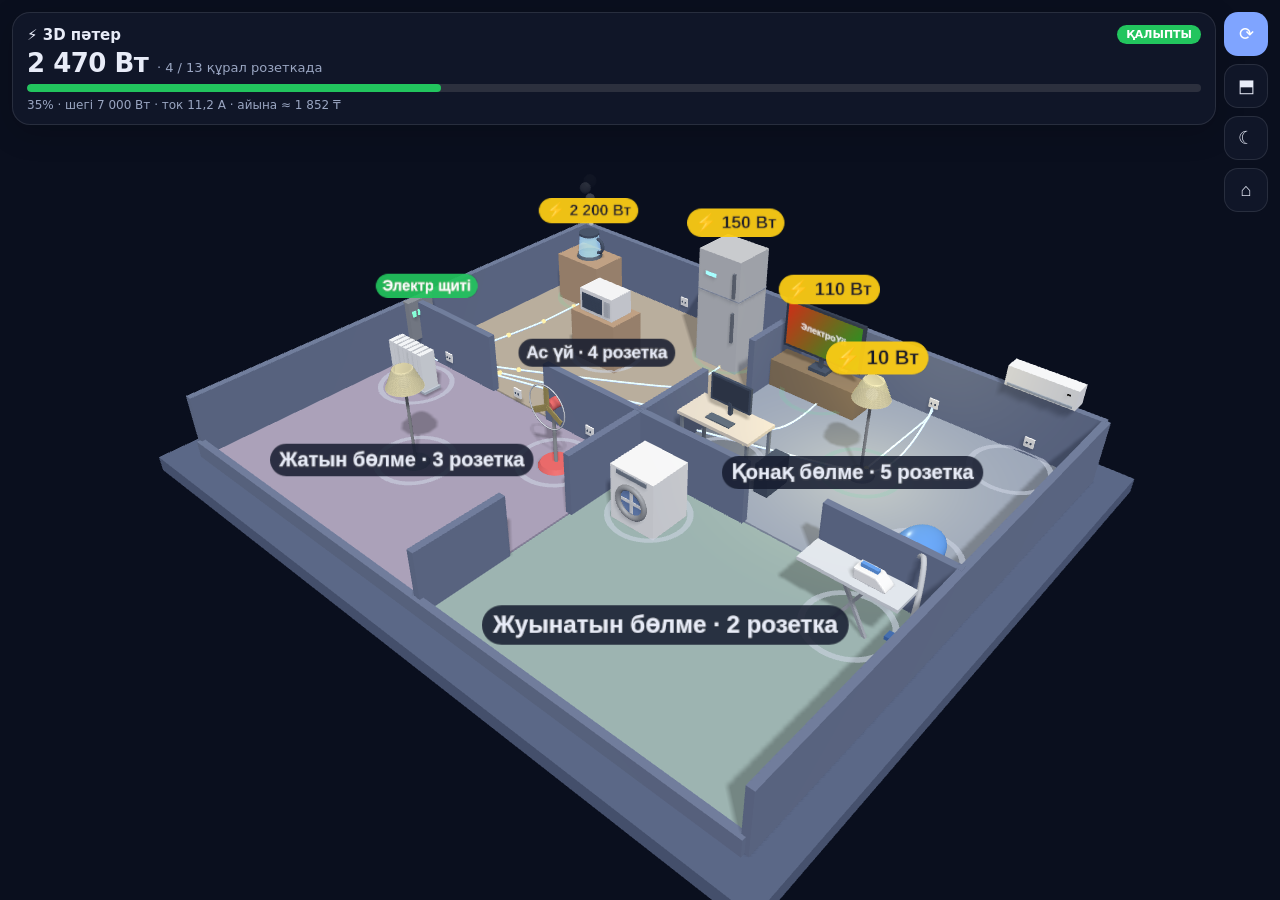
<file: ElectroUi/app/src/main/assets/3d/index.html>
<!doctype html>
<html lang="kk">
<head>
<meta charset="utf-8">
<meta name="viewport" content="width=device-width,initial-scale=1,maximum-scale=1,user-scalable=no">
<title>3D пәтер</title>
<style>
  :root { --bg:#0A0F1E; --panel:rgba(18,25,44,.84); --stroke:rgba(255,255,255,.10); --text:#E8ECF8; --sub:#9AA6C2; --accent:#7FA4FF; --ok:#22C55E; --warn:#F59E0B; --bad:#EF4444; }
  body.light { --bg:#E9EEF8; --panel:rgba(255,255,255,.88); --stroke:rgba(18,26,46,.10); --text:#121A2E; --sub:#5B6680; }
  * { box-sizing:border-box; }
  html,body { margin:0; height:100%; overflow:hidden; background:var(--bg); color:var(--text);
    font-family:Roboto,system-ui,-apple-system,"Segoe UI",sans-serif; -webkit-tap-highlight-color:transparent; user-select:none; }
  #c { position:fixed; inset:0; width:100%; height:100%; display:block; touch-action:none; }
  .glass { background:var(--panel); border:1px solid var(--stroke); border-radius:18px; backdrop-filter:blur(10px); -webkit-backdrop-filter:blur(10px); box-shadow:0 8px 30px rgba(0,0,0,.18); }
  .hud { position:fixed; left:12px; right:64px; top:12px; padding:12px 14px; }
  .row { display:flex; align-items:center; justify-content:space-between; gap:8px; }
  .title { font-weight:700; font-size:15px; }
  .pill { font-size:11px; font-weight:700; padding:3px 9px; border-radius:99px; color:#fff; background:var(--ok); white-space:nowrap; }
  .big { font-size:26px; font-weight:800; margin:4px 0 6px; letter-spacing:-.5px; }
  .big small { font-size:13px; font-weight:500; color:var(--sub); letter-spacing:0; }
  .bar { height:8px; border-radius:4px; background:rgba(128,128,128,.25); overflow:hidden; }
  .bar > i { display:block; height:100%; width:0; border-radius:4px; transition:width .7s cubic-bezier(.2,.8,.2,1), background .5s; }
  .sub { font-size:12px; color:var(--sub); margin-top:6px; }
  .tools { position:fixed; right:12px; top:12px; display:flex; flex-direction:column; gap:8px; }
  .tools button { width:44px; height:44px; border-radius:14px; border:1px solid var(--stroke); background:var(--panel); color:var(--text);
    font-size:18px; display:grid; place-items:center; backdrop-filter:blur(10px); -webkit-backdrop-filter:blur(10px); }
  .tools button.on { background:var(--accent); color:#fff; border-color:transparent; }
  .hint { position:fixed; left:50%; bottom:16px; transform:translateX(-50%); font-size:12px; padding:8px 14px; border-radius:16px; width:max-content; max-width:calc(100% - 24px); text-align:center; transition:opacity .5s; }
  .card { position:fixed; left:12px; right:12px; bottom:12px; padding:14px; transform:translateY(140%); transition:transform .38s cubic-bezier(.2,.9,.25,1.1); }
  .card.show { transform:none; }
  .card h3 { margin:0; font-size:18px; }
  .card .meta { font-size:12px; color:var(--sub); margin-top:2px; }
  .chips { display:flex; flex-wrap:wrap; gap:6px; margin:10px 0; }
  .chip { font-size:12px; padding:4px 9px; border-radius:99px; background:rgba(128,128,128,.16); font-weight:600; }
  .btns { display:flex; gap:8px; }
  .btn { flex:1; height:44px; border-radius:14px; border:0; font-weight:700; font-size:14px; color:#fff; background:var(--accent); }
  .btn.ghost { flex:0 0 auto; padding:0 14px; background:rgba(128,128,128,.18); color:var(--text); }
  .btn.off { background:var(--bad); }
  .toast { position:fixed; left:50%; top:50%; transform:translate(-50%,-50%) scale(.9); opacity:0; padding:12px 16px; border-radius:16px;
    font-size:14px; font-weight:600; text-align:center; max-width:80%; transition:all .3s; pointer-events:none; }
  .toast.show { opacity:1; transform:translate(-50%,-50%) scale(1); }
  .toast.bad { background:var(--bad); color:#fff; border-color:transparent; }
  .fallback { position:fixed; inset:0; display:none; place-items:center; text-align:center; padding:24px; }
  .x { position:absolute; right:10px; top:8px; background:none; border:0; color:var(--sub); font-size:20px; }
</style>
</head>
<body>
<canvas id="c"></canvas>

<div class="hud glass">
  <div class="row"><span class="title">⚡ 3D пәтер</span><span class="pill" id="hState">ҚАЛЫПТЫ</span></div>
  <div class="big"><span id="hPower">0</span> Вт <small id="hCount"></small></div>
  <div class="bar"><i id="hBar"></i></div>
  <div class="sub" id="hSub"></div>
</div>

<div class="tools">
  <button id="bRotate" class="on" title="Автоайналдыру">⟳</button>
  <button id="bTop" title="Жоғарыдан қарау">⬒</button>
  <button id="bNight" title="Түнгі режим">☾</button>
  <button id="bReset" title="Бастапқы көрініс">⌂</button>
</div>

<div class="hint glass" id="hint">Саусақпен айналдырыңыз · екі саусақпен үлкейтіңіз · құралды басыңыз</div>

<div class="card glass" id="card">
  <button class="x" id="cClose">✕</button>
  <h3 id="cName"></h3>
  <div class="meta" id="cMeta"></div>
  <div class="chips" id="cChips"></div>
  <div class="btns">
    <button class="btn" id="cToggle"></button>
    <button class="btn ghost" id="cMore">Толығырақ</button>
  </div>
</div>

<div class="toast glass" id="toast"></div>
<div class="fallback" id="fallback"><div><div style="font-size:48px">🧊</div><b>3D көрініс бұл құрылғыда қолжетімсіз</b><p class="sub">WebGL қосылмаған. Қалған бөлімдер толық жұмыс істейді.</p></div></div>

<script src="three.min.js"></script>
<script>
(function () {
  'use strict';
  const A = window.Android || null;

  // ---------- браузерде тексеруге арналған демо деректер ----------
  const MOCK = {
    dark: true, accent: '#7FA4FF', limit: 7000, roomLimit: 3500, tariff: 25,
    rooms: [{id:1,name:'Ас үй',sockets:4},{id:2,name:'Қонақ бөлме',sockets:5},{id:3,name:'Жатын бөлме',sockets:3},{id:4,name:'Жуынатын бөлме',sockets:2}],
    items: [
      {id:1,type:'KETTLE',name:'Bosch TWK7203',typeName:'Электр шәйнек',power:2200,plugged:true,roomId:1,cls:'Kettle'},
      {id:2,type:'FRIDGE',name:'Panasonic NR-C320',typeName:'Тоңазытқыш',power:150,plugged:true,roomId:1,cls:'Refrigerator'},
      {id:3,type:'MICROWAVE',name:'Panasonic NN-GM333',typeName:'Микротолқынды пеш',power:1150,plugged:false,roomId:1,cls:'Microwave'},
      {id:4,type:'TV',name:'Samsung LA40C550',typeName:'Теледидар',power:110,plugged:true,roomId:2,cls:'Television'},
      {id:5,type:'AIRCON',name:'Panasonic CS-C10',typeName:'Кондиционер',power:900,plugged:false,roomId:2,cls:'AirConditioner'},
      {id:6,type:'LAMP',name:'Philips LED E27',typeName:'Шам',power:10,plugged:true,roomId:2,cls:'Lamp'},
      {id:7,type:'COMPUTER',name:'Gaming PC RGB',typeName:'Компьютер',power:450,plugged:false,roomId:2,cls:'Computer'},
      {id:8,type:'VACUUM',name:'Hitachi CV-HG5',typeName:'Шаңсорғыш',power:1600,plugged:false,roomId:2,cls:'VacuumCleaner'},
      {id:9,type:'HEATER',name:'Ballu Classic 9',typeName:'Майлы жылытқыш',power:2000,plugged:false,roomId:3,cls:'Heater'},
      {id:10,type:'FAN',name:'AEG Retro VL',typeName:'Желдеткіш',power:45,plugged:false,roomId:3,cls:'Fan'},
      {id:11,type:'LAMP',name:'Түнгі шам',typeName:'Шам',power:10,plugged:false,roomId:3,cls:'Lamp'},
      {id:12,type:'WASHER',name:'Samsung WW70',typeName:'Кір жуғыш машина',power:2000,plugged:false,roomId:4,cls:'WashingMachine'},
      {id:13,type:'IRON',name:'Hitachi CSI-M701',typeName:'Үтік',power:1400,plugged:false,roomId:4,cls:'Iron'}
    ]
  };

  function load() {
    try { return A ? JSON.parse(A.data()) : JSON.parse(JSON.stringify(MOCK)); }
    catch (e) { return JSON.parse(JSON.stringify(MOCK)); }
  }
  let data = load();
  document.body.classList.toggle('light', !data.dark);
  document.documentElement.style.setProperty('--accent', data.accent || '#7FA4FF');
  const $ = (id) => document.getElementById(id);
  const fmt = (n) => Math.round(n).toString().replace(/\B(?=(\d{3})+(?!\d))/g, ' ');

  // ---------- рендерер ----------
  const canvas = $('c');
  let renderer;
  try {
    renderer = new THREE.WebGLRenderer({ canvas, antialias: true });
  } catch (e) {
    $('fallback').style.display = 'grid';
    return;
  }
  renderer.setPixelRatio(Math.min(window.devicePixelRatio || 1, 2));
  renderer.outputEncoding = THREE.sRGBEncoding;
  renderer.shadowMap.enabled = true;
  renderer.shadowMap.type = THREE.PCFSoftShadowMap;

  const scene = new THREE.Scene();
  const BG = data.dark ? 0x0A0F1E : 0xE9EEF8;
  scene.background = new THREE.Color(BG);
  scene.fog = new THREE.Fog(BG, 34, 70);
  const camera = new THREE.PerspectiveCamera(45, 1, 0.1, 200);
  const ACCENT = new THREE.Color(data.accent || '#7FA4FF');

  const hemi = new THREE.HemisphereLight(0xffffff, data.dark ? 0x334066 : 0x99a3b8, data.dark ? 0.55 : 0.8);
  const sun = new THREE.DirectionalLight(0xffffff, data.dark ? 0.6 : 0.9);
  sun.position.set(9, 16, 8);
  sun.castShadow = true;
  sun.shadow.mapSize.set(1024, 1024);
  Object.assign(sun.shadow.camera, { left: -14, right: 14, top: 14, bottom: -14, near: 1, far: 50 });
  scene.add(hemi, sun);

  // ---------- көмекшілер ----------
  const M = (color, o) => new THREE.MeshStandardMaterial(Object.assign({ color, roughness: 0.55, metalness: 0.08 }, o || {}));
  function mesh(geo, mat, x, y, z, parent) {
    const m = new THREE.Mesh(geo, mat);
    m.position.set(x || 0, y || 0, z || 0);
    m.castShadow = true; m.receiveShadow = true;
    if (parent) parent.add(m);
    return m;
  }
  const box = (w, h, d) => new THREE.BoxGeometry(w, h, d);
  const cyl = (rt, rb, h, s) => new THREE.CylinderGeometry(rt, rb, h, s || 24);

  function label(text, opts) {
    opts = opts || {};
    const c = document.createElement('canvas');
    const ctx = c.getContext('2d');
    const size = opts.size || 44;
    ctx.font = 'bold ' + size + 'px Roboto, sans-serif';
    const w = Math.ceil(ctx.measureText(text).width) + 40;
    c.width = w; c.height = size + 28;
    ctx.font = 'bold ' + size + 'px Roboto, sans-serif';
    ctx.fillStyle = opts.bg || (data.dark ? 'rgba(20,27,45,.85)' : 'rgba(255,255,255,.92)');
    const r = c.height / 2;
    ctx.beginPath(); ctx.moveTo(r, 0); ctx.lineTo(w - r, 0); ctx.arc(w - r, r, r, -Math.PI / 2, Math.PI / 2);
    ctx.lineTo(r, c.height); ctx.arc(r, r, r, Math.PI / 2, Math.PI * 1.5); ctx.fill();
    ctx.fillStyle = opts.color || (data.dark ? '#E8ECF8' : '#121A2E');
    ctx.textBaseline = 'middle'; ctx.textAlign = 'center';
    ctx.fillText(text, w / 2, c.height / 2 + 2);
    const tex = new THREE.CanvasTexture(c);
    tex.encoding = THREE.sRGBEncoding;
    const s = new THREE.Sprite(new THREE.SpriteMaterial({ map: tex, transparent: true, depthTest: false }));
    const k = (opts.scale || 0.9) / c.height;
    s.scale.set(w * k, c.height * k, 1);
    s.renderOrder = 10;
    return s;
  }

  // ---------- пәтердің жоспары ----------
  const ROOM_W = 6.4, ROOM_D = 5.2, WALL_H = 1.3, WALL_T = 0.14;
  const ROOM_COLORS = [0xE8C9A0, 0x9FB8E8, 0xC2A9E8, 0x9FD9D0, 0xE8B0A8, 0xB8E0A0];
  const world = new THREE.Group();
  scene.add(world);
  let roomRects = {};
  const panelPos = new THREE.Vector3();

  function buildApartment() {
    world.clear();
    roomRects = {};
    const n = data.rooms.length || 1;
    const cols = 2, rows = Math.ceil(n / cols);
    const W = cols * ROOM_W, D = rows * ROOM_D;
    const x0 = -W / 2, z0 = -D / 2;

    const base = mesh(box(W + 1.2, 0.3, D + 1.2), M(data.dark ? 0x1B2440 : 0xCDD5E6), 0, -0.16, 0, world);
    base.castShadow = false;

    data.rooms.forEach((r, i) => {
      const cx = x0 + (i % cols) * ROOM_W, cz = z0 + Math.floor(i / cols) * ROOM_D;
      roomRects[r.id] = { x: cx, z: cz, w: ROOM_W, d: ROOM_D, index: i, slot: 0 };
      const floorColor = new THREE.Color(ROOM_COLORS[i % ROOM_COLORS.length]);
      if (data.dark) floorColor.multiplyScalar(0.55);
      const floor = mesh(box(ROOM_W - 0.04, 0.06, ROOM_D - 0.04), M(floorColor, { roughness: 0.8 }), cx + ROOM_W / 2, 0.0, cz + ROOM_D / 2, world);
      floor.castShadow = false;
      const l = label(r.name + ' · ' + r.sockets + ' розетка', { scale: 0.6 });
      l.position.set(cx + ROOM_W / 2, 0.25, cz + ROOM_D / 2 + 0.4);
      world.add(l);
    });

    const wallMat = M(data.dark ? 0x2A3556 : 0xF5F7FB, { roughness: 0.9 });
    // сыртқы қабырғалар
    mesh(box(W, WALL_H, WALL_T), wallMat, 0, WALL_H / 2, z0, world);
    mesh(box(WALL_T, WALL_H, D), wallMat, x0, WALL_H / 2, 0, world);
    mesh(box(WALL_T, WALL_H, D), wallMat, x0 + W, WALL_H / 2, 0, world);
    const front = mesh(box(W, 0.35, WALL_T), wallMat, 0, 0.175, z0 + D, world);
    front.castShadow = false;
    // ішкі қабырғалар (есік ойықтарымен)
    for (let c = 1; c < cols; c++) {
      const x = x0 + c * ROOM_W;
      for (let r = 0; r < rows; r++) {
        const zs = z0 + r * ROOM_D;
        mesh(box(WALL_T, WALL_H, ROOM_D * 0.36), wallMat, x, WALL_H / 2, zs + ROOM_D * 0.18, world);
        mesh(box(WALL_T, WALL_H, ROOM_D * 0.36), wallMat, x, WALL_H / 2, zs + ROOM_D * 0.82, world);
      }
    }
    for (let r = 1; r < rows; r++) {
      const z = z0 + r * ROOM_D;
      for (let c = 0; c < cols; c++) {
        const xs = x0 + c * ROOM_W;
        mesh(box(ROOM_W * 0.38, WALL_H, WALL_T), wallMat, xs + ROOM_W * 0.19, WALL_H / 2, z, world);
        mesh(box(ROOM_W * 0.38, WALL_H, WALL_T), wallMat, xs + ROOM_W * 0.81, WALL_H / 2, z, world);
      }
    }

    // электр щиті
    const panel = new THREE.Group();
    mesh(box(0.18, 0.9, 0.62), M(0x8A94A8, { metalness: 0.5, roughness: 0.35 }), 0, 0, 0, panel);
    for (let k = 0; k < 4; k++)
      mesh(box(0.04, 0.12, 0.08), M(0x22C55E, { emissive: 0x22C55E, emissiveIntensity: 1.2 }), 0.11, 0.18, -0.21 + k * 0.14, panel);
    panel.position.set(x0 + 0.12, 0.9, z0 + ROOM_D);
    world.add(panel);
    panelPos.set(x0 + 0.3, 0.05, z0 + ROOM_D);
    const pl = label('Электр щиті', { scale: 0.5, bg: 'rgba(34,197,94,.92)', color: '#fff' });
    pl.position.set(x0 + 0.5, 1.75, z0 + ROOM_D);
    world.add(pl);
  }

  // құралдың орны: бөлме ішіндегі «слоттар»
  const SCALE = 1.35;
  const SLOTS = [[1.1, 1.0], [5.2, 1.0], [3.2, 2.7], [1.1, 4.1], [5.2, 4.1], [3.2, 1.0], [3.2, 4.3], [1.1, 2.6], [5.2, 2.6], [2.2, 1.9], [4.3, 3.5]];
  function slotFor(roomId) {
    const r = roomRects[roomId] || Object.values(roomRects)[0];
    const s = SLOTS[r.slot % SLOTS.length];
    r.slot++;
    return new THREE.Vector3(r.x + s[0], 0.03, r.z + s[1]);
  }

  // ---------- құралдардың 3D модельдері ----------
  const anims = [];
  function counter(g, w) { mesh(box(w || 1.0, 0.82, 0.62), M(0x8B5E3C, { roughness: 0.7 }), 0, 0.41, 0, g); return 0.82; }

  const BUILD = {
    FRIDGE(g, st) {
      mesh(box(0.78, 1.9, 0.68), M(0xDDE2EA, { metalness: 0.35, roughness: 0.3 }), 0, 0.95, 0, g);
      mesh(box(0.79, 0.02, 0.69), M(0x5B6680), 0, 1.25, 0, g);
      mesh(box(0.04, 0.4, 0.05), M(0x5B6680, { metalness: 0.6 }), 0.3, 1.5, 0.36, g);
      mesh(box(0.04, 0.5, 0.05), M(0x5B6680, { metalness: 0.6 }), 0.3, 0.8, 0.36, g);
      const led = mesh(box(0.2, 0.06, 0.01), M(0x111827, { emissive: 0x38BDF8, emissiveIntensity: 0 }), -0.15, 1.55, 0.345, g);
      st.on.push(() => led.material.emissiveIntensity = 1.6);
      st.off.push(() => led.material.emissiveIntensity = 0);
      return 1.9;
    },
    KETTLE(g, st) {
      const top = counter(g, 0.9);
      mesh(cyl(0.2, 0.22, 0.05), M(0x1F2937), 0, top + 0.025, 0, g);
      const water = mesh(cyl(0.16, 0.19, 0.34), M(0x93C5FD, { transparent: true, opacity: 0.75, emissive: 0x2563EB, emissiveIntensity: 0 }), 0, top + 0.22, 0, g);
      mesh(cyl(0.17, 0.17, 0.04), M(0x111827), 0, top + 0.41, 0, g);
      const handle = mesh(new THREE.TorusGeometry(0.12, 0.025, 8, 16, Math.PI), M(0x111827), 0.19, top + 0.24, 0, g);
      handle.rotation.z = -Math.PI / 2;
      const steam = [];
      for (let k = 0; k < 6; k++) {
        const p = mesh(new THREE.SphereGeometry(0.05, 8, 8), M(0xffffff, { transparent: true, opacity: 0 }), 0, top + 0.5, 0, g);
        p.castShadow = false; p.userData.o = k / 6; steam.push(p);
      }
      st.on.push(() => water.material.emissiveIntensity = 0.9);
      st.off.push(() => { water.material.emissiveIntensity = 0; steam.forEach(p => p.material.opacity = 0); });
      st.tick = (t) => steam.forEach(p => {
        const f = (t * 0.5 + p.userData.o) % 1;
        p.position.set(Math.sin(f * 9 + p.userData.o * 6) * 0.06, top + 0.48 + f * 0.9, 0);
        p.scale.setScalar(0.6 + f * 1.6); p.material.opacity = 0.55 * (1 - f);
      });
      return top + 0.45;
    },
    MICROWAVE(g, st) {
      const top = counter(g, 0.9);
      mesh(box(0.66, 0.38, 0.44), M(0xF3F4F6, { roughness: 0.4 }), 0, top + 0.19, 0, g);
      const win = mesh(box(0.42, 0.26, 0.01), M(0x111827, { emissive: 0xF59E0B, emissiveIntensity: 0 }), -0.07, top + 0.19, 0.225, g);
      mesh(box(0.12, 0.26, 0.01), M(0x9CA3AF), 0.24, top + 0.19, 0.225, g);
      st.on.push(() => win.material.emissiveIntensity = 0.9);
      st.off.push(() => win.material.emissiveIntensity = 0);
      st.tick = (t) => win.material.emissiveIntensity = 0.7 + Math.sin(t * 6) * 0.2;
      return top + 0.4;
    },
    WASHER(g, st) {
      mesh(box(0.72, 0.86, 0.66), M(0xF9FAFB, { roughness: 0.35 }), 0, 0.43, 0, g);
      mesh(new THREE.TorusGeometry(0.22, 0.04, 12, 32), M(0x9CA3AF, { metalness: 0.6 }), 0, 0.42, 0.34, g);
      const glass = mesh(new THREE.CircleGeometry(0.2, 32), M(0x1E3A8A, { transparent: true, opacity: 0.85, emissive: 0x3B82F6, emissiveIntensity: 0 }), 0, 0.42, 0.335, g);
      const drum = new THREE.Group(); drum.position.set(0, 0.42, 0.336); g.add(drum);
      mesh(box(0.34, 0.05, 0.01), M(0xE5E7EB), 0, 0, 0, drum);
      mesh(box(0.05, 0.34, 0.01), M(0xE5E7EB), 0, 0, 0, drum);
      mesh(box(0.5, 0.06, 0.02), M(0x374151), 0, 0.8, 0.33, g);
      st.on.push(() => glass.material.emissiveIntensity = 0.5);
      st.off.push(() => glass.material.emissiveIntensity = 0);
      st.tick = (t, dt) => { drum.rotation.z += dt * 8; g.position.x = g.userData.base.x + Math.sin(t * 40) * 0.006; };
      return 0.86;
    },
    VACUUM(g, st) {
      const body = mesh(new THREE.SphereGeometry(0.3, 20, 16), M(0x2563EB, { roughness: 0.3 }), 0, 0.22, 0, g);
      body.scale.set(1, 0.7, 1.3);
      mesh(cyl(0.08, 0.08, 0.05), M(0x111827), 0.24, 0.08, 0.15, g).rotation.z = Math.PI / 2;
      mesh(cyl(0.08, 0.08, 0.05), M(0x111827), -0.24, 0.08, 0.15, g).rotation.z = Math.PI / 2;
      const curve = new THREE.CatmullRomCurve3([new THREE.Vector3(0, 0.3, 0.3), new THREE.Vector3(0.2, 0.55, 0.7), new THREE.Vector3(0.45, 0.9, 0.9), new THREE.Vector3(0.6, 0.4, 1.2), new THREE.Vector3(0.6, 0.05, 1.35)]);
      mesh(new THREE.TubeGeometry(curve, 30, 0.035, 8), M(0x9CA3AF), 0, 0, 0, g);
      mesh(box(0.4, 0.05, 0.12), M(0x1D4ED8), 0.6, 0.03, 1.38, g);
      st.tick = (t) => { body.position.y = 0.22 + Math.sin(t * 50) * 0.004; };
      return 0.9;
    },
    IRON(g, st) {
      mesh(box(1.3, 0.05, 0.42), M(0xCBD5E1), 0, 0.82, 0, g);
      const leg1 = mesh(box(0.04, 0.95, 0.04), M(0x6B7280), 0, 0.4, 0, g); leg1.rotation.z = 0.5;
      const leg2 = mesh(box(0.04, 0.95, 0.04), M(0x6B7280), 0, 0.4, 0, g); leg2.rotation.z = -0.5;
      const shape = new THREE.Shape(); shape.moveTo(-0.18, 0); shape.lineTo(0.2, 0); shape.quadraticCurveTo(0.24, 0.0, 0.08, 0.12); shape.lineTo(-0.18, 0.12); shape.lineTo(-0.18, 0);
      const iron = new THREE.Group(); iron.position.set(0.2, 0.845, 0); g.add(iron);
      const ig = new THREE.ExtrudeGeometry(shape, { depth: 0.16, bevelEnabled: true, bevelSize: 0.015, bevelThickness: 0.015, bevelSegments: 2 });
      mesh(ig, M(0xFFFFFF, { roughness: 0.3 }), 0, 0.01, -0.08, iron);
      const sole = mesh(box(0.4, 0.015, 0.17), M(0x9CA3AF, { metalness: 0.8, emissive: 0xF97316, emissiveIntensity: 0 }), 0.01, 0.005, 0, iron);
      mesh(box(0.22, 0.05, 0.05), M(0x2563EB), -0.04, 0.17, 0, iron);
      st.on.push(() => sole.material.emissiveIntensity = 1.2);
      st.off.push(() => sole.material.emissiveIntensity = 0);
      st.tick = (t) => sole.material.emissiveIntensity = 0.9 + Math.sin(t * 3) * 0.3;
      return 1.05;
    },
    TV(g, st) {
      mesh(box(1.5, 0.45, 0.42), M(0x4B3621, { roughness: 0.7 }), 0, 0.225, 0, g);
      mesh(box(0.3, 0.06, 0.2), M(0x111827), 0, 0.48, 0, g);
      mesh(box(0.06, 0.22, 0.04), M(0x111827), 0, 0.58, 0, g);
      mesh(box(1.34, 0.78, 0.05), M(0x0B0F19, { roughness: 0.2 }), 0, 1.05, 0, g);
      const c = document.createElement('canvas'); c.width = 256; c.height = 144;
      const ctx = c.getContext('2d'); const tex = new THREE.CanvasTexture(c); tex.encoding = THREE.sRGBEncoding;
      const screen = mesh(new THREE.PlaneGeometry(1.26, 0.7), new THREE.MeshBasicMaterial({ color: 0x05070d }), 0, 1.05, 0.027, g);
      let last = 0;
      st.on.push(() => { screen.material = new THREE.MeshBasicMaterial({ map: tex }); });
      st.off.push(() => { screen.material = new THREE.MeshBasicMaterial({ color: 0x05070d }); });
      st.tick = (t) => {
        if (t - last < 0.08) return; last = t;
        const h = (t * 30) % 360;
        const gr = ctx.createLinearGradient(0, 0, 256, 144);
        gr.addColorStop(0, 'hsl(' + h + ',80%,45%)'); gr.addColorStop(1, 'hsl(' + ((h + 120) % 360) + ',80%,35%)');
        ctx.fillStyle = gr; ctx.fillRect(0, 0, 256, 144);
        ctx.fillStyle = 'rgba(255,255,255,.9)'; ctx.font = 'bold 30px Roboto, sans-serif'; ctx.textAlign = 'center';
        ctx.fillText('ЭлектроҮй', 128, 80 + Math.sin(t * 2) * 8);
        tex.needsUpdate = true;
      };
      return 1.45;
    },
    COMPUTER(g, st) {
      mesh(box(1.2, 0.05, 0.6), M(0xD6C3A5, { roughness: 0.6 }), 0, 0.74, 0, g);
      [[-0.55, -0.25], [0.55, -0.25], [-0.55, 0.25], [0.55, 0.25]].forEach(p => mesh(box(0.04, 0.72, 0.04), M(0x374151), p[0], 0.36, p[1], g));
      mesh(box(0.66, 0.4, 0.04), M(0x111827), 0, 1.1, -0.1, g);
      const mon = mesh(new THREE.PlaneGeometry(0.6, 0.34), M(0x0B0F19, { emissive: 0x3B82F6, emissiveIntensity: 0 }), 0, 1.1, -0.078, g);
      mesh(box(0.05, 0.2, 0.05), M(0x111827), 0, 0.86, -0.1, g);
      mesh(box(0.4, 0.02, 0.14), M(0x1F2937), 0, 0.775, 0.12, g);
      const tower = mesh(box(0.22, 0.46, 0.46), M(0x111827), 0.8, 0.23, 0, g);
      const rgb = mesh(box(0.01, 0.4, 0.02), M(0x000000, { emissive: 0xff00ff, emissiveIntensity: 0 }), 0.69, 0.23, 0.2, g);
      st.on.push(() => { mon.material.emissiveIntensity = 0.9; rgb.material.emissiveIntensity = 1.5; });
      st.off.push(() => { mon.material.emissiveIntensity = 0; rgb.material.emissiveIntensity = 0; });
      st.tick = (t) => rgb.material.emissive.setHSL((t * 0.2) % 1, 1, 0.5);
      void tower;
      return 1.3;
    },
    AIRCON(g, st) {
      mesh(box(1.0, 0.3, 0.24), M(0xF8FAFC, { roughness: 0.3 }), 0, 1.15, -0.55, g);
      mesh(box(0.92, 0.03, 0.02), M(0x64748B), 0, 1.04, -0.42, g);
      const led = mesh(box(0.05, 0.02, 0.01), M(0x000000, { emissive: 0x22C55E, emissiveIntensity: 0 }), 0.38, 1.2, -0.425, g);
      const air = [];
      for (let k = 0; k < 8; k++) {
        const p = mesh(box(0.7, 0.01, 0.06), M(0x7DD3FC, { transparent: true, opacity: 0, emissive: 0x7DD3FC, emissiveIntensity: 0.6 }), 0, 1.0, -0.4, g);
        p.castShadow = false; p.userData.o = k / 8; air.push(p);
      }
      st.on.push(() => led.material.emissiveIntensity = 2);
      st.off.push(() => { led.material.emissiveIntensity = 0; air.forEach(p => p.material.opacity = 0); });
      st.tick = (t) => air.forEach(p => {
        const f = (t * 0.6 + p.userData.o) % 1;
        p.position.set(0, 1.0 - f * 0.7, -0.4 + f * 1.1); p.material.opacity = 0.55 * (1 - f);
      });
      return 1.35;
    },
    HEATER(g, st) {
      const fins = [];
      for (let k = 0; k < 7; k++) fins.push(mesh(box(0.08, 0.62, 0.26), M(0xF1F5F9, { emissive: 0xEA580C, emissiveIntensity: 0, roughness: 0.4 }), -0.33 + k * 0.11, 0.42, 0, g));
      mesh(box(0.8, 0.04, 0.3), M(0x94A3B8), 0, 0.1, 0, g);
      st.on.push(() => fins.forEach(f => f.material.emissiveIntensity = 0.6));
      st.off.push(() => fins.forEach(f => f.material.emissiveIntensity = 0));
      st.tick = (t) => fins.forEach((f, i) => f.material.emissiveIntensity = 0.45 + Math.sin(t * 2 + i) * 0.15);
      return 0.75;
    },
    FAN(g, st) {
      mesh(cyl(0.22, 0.26, 0.06), M(0xDC2626), 0, 0.03, 0, g);
      mesh(cyl(0.025, 0.025, 0.9), M(0x9CA3AF, { metalness: 0.6 }), 0, 0.5, 0, g);
      const head = new THREE.Group(); head.position.set(0, 1.0, 0.05); g.add(head);
      mesh(cyl(0.08, 0.08, 0.16), M(0xDC2626), 0, 0, -0.05, head).rotation.x = Math.PI / 2;
      const blades = new THREE.Group(); blades.position.z = 0.06; head.add(blades);
      for (let k = 0; k < 3; k++) {
        const b = mesh(box(0.09, 0.3, 0.01), M(0xD4A93C, { metalness: 0.5 }), 0, 0.15, 0, blades);
        const pivot = new THREE.Group(); pivot.rotation.z = k * Math.PI * 2 / 3; pivot.add(b); blades.add(pivot);
      }
      mesh(new THREE.TorusGeometry(0.33, 0.01, 6, 32), M(0x9CA3AF), 0, 0, 0.06, head);
      st.tick = (t, dt) => { blades.rotation.z -= dt * 18; head.rotation.y = Math.sin(t * 0.8) * 0.5; };
      return 1.35;
    },
    LAMP(g, st) {
      mesh(cyl(0.18, 0.2, 0.04), M(0x374151), 0, 0.02, 0, g);
      mesh(cyl(0.02, 0.02, 1.3), M(0x9CA3AF, { metalness: 0.7 }), 0, 0.67, 0, g);
      mesh(cyl(0.14, 0.26, 0.28, 24), M(0xFDE68A, { side: THREE.DoubleSide, transparent: true, opacity: 0.9 }), 0, 1.38, 0, g);
      const bulb = mesh(new THREE.SphereGeometry(0.08, 16, 12), M(0xFFFBEB, { emissive: 0xFFD54F, emissiveIntensity: 0 }), 0, 1.3, 0, g);
      const light = new THREE.PointLight(0xFFD54F, 0, 4.5, 2); light.position.set(0, 1.25, 0); g.add(light);
      st.on.push(() => { bulb.material.emissiveIntensity = 2.2; light.intensity = 1.4; });
      st.off.push(() => { bulb.material.emissiveIntensity = 0; light.intensity = 0; });
      return 1.55;
    }
  };

  // ---------- құралдар мен кабельдер ----------
  const items = new Map(); // id -> {group, state, item}
  const cables = new THREE.Group();
  scene.add(cables);
  const pickables = [];
  let flows = [];

  function buildAppliances() {
    items.forEach(o => world.remove(o.group));
    items.clear();
    pickables.length = 0;
    Object.values(roomRects).forEach(r => r.slot = 0);
    data.items.forEach(it => {
      const g = new THREE.Group();
      const st = { on: [], off: [], tick: null };
      const h = (BUILD[it.type] || BUILD.LAMP)(g, st);
      const pos = slotFor(it.roomId);
      if (it.type === 'AIRCON' && roomRects[it.roomId]) pos.z = roomRects[it.roomId].z + 0.78; // қабырғаға ілінеді
      g.position.copy(pos);
      g.scale.setScalar(SCALE);
      g.userData.base = pos.clone();
      g.userData.id = it.id;
      g.traverse(o => { if (o.isMesh) { o.userData.id = it.id; pickables.push(o); } });
      const ring = new THREE.Mesh(new THREE.RingGeometry(0.5, 0.58, 40), new THREE.MeshBasicMaterial({ color: 0x9AA6C2, transparent: true, opacity: 0.6, side: THREE.DoubleSide }));
      ring.rotation.x = -Math.PI / 2; ring.position.y = 0.045; g.add(ring);
      const bolt = label('⚡ ' + fmt(it.power) + ' Вт', { scale: 0.42, bg: 'rgba(250,204,21,.95)', color: '#111827' });
      bolt.position.y = h + 0.35; g.add(bolt);
      // розетка (қабырғадағы ақ пластина)
      const r = roomRects[it.roomId];
      const sock = new THREE.Group();
      mesh(box(0.2, 0.2, 0.03), M(0xffffff), 0, 0, 0, sock);
      mesh(cyl(0.02, 0.02, 0.02, 8), M(0x111827), -0.04, 0, 0.02, sock).rotation.x = Math.PI / 2;
      mesh(cyl(0.02, 0.02, 0.02, 8), M(0x111827), 0.04, 0, 0.02, sock).rotation.x = Math.PI / 2;
      if (r) { sock.position.set(pos.x, 0.32, r.z + WALL_T / 2 + 0.02); world.add(sock); }
      world.add(g);
      items.set(it.id, { group: g, state: st, item: it, ring, bolt, socket: sock, height: h });
    });
    applyStates(true);
  }

  function applyStates(first) {
    // кабельдер: щит → розетка → құрал
    cables.children.slice().forEach(c => {
      if (c.geometry) c.geometry.dispose();
      cables.remove(c);
    });
    flows = [];
    items.forEach(o => {
      const it = data.items.find(x => x.id === o.item.id) || o.item;
      o.item = it;
      (it.plugged ? o.state.on : o.state.off).forEach(f => f());
      o.ring.material.color.set(it.plugged ? 0x22C55E : 0x9AA6C2);
      o.bolt.visible = it.plugged;
      if (!first && o.wasOn !== it.plugged) pop(o.group);
      o.wasOn = it.plugged;
      if (!it.plugged) return;
      const p = o.group.userData.base;
      const sock = o.socket.position;
      const pts = [panelPos.clone(), new THREE.Vector3(panelPos.x + 0.4, 0.06, panelPos.z),
        new THREE.Vector3(sock.x, 0.06, panelPos.z + (sock.z - panelPos.z) * 0.5),
        new THREE.Vector3(sock.x, 0.06, sock.z + 0.12), new THREE.Vector3(sock.x, 0.3, sock.z + 0.04),
        new THREE.Vector3(sock.x, 0.06, sock.z + 0.2), new THREE.Vector3(p.x, 0.06, p.z)];
      const curve = new THREE.CatmullRomCurve3(pts, false, 'catmullrom', 0.2);
      const tube = new THREE.Mesh(new THREE.TubeGeometry(curve, 80, 0.022, 6), new THREE.MeshStandardMaterial({ color: ACCENT, emissive: ACCENT, emissiveIntensity: 0.6 }));
      cables.add(tube);
      const n = Math.min(7, 2 + Math.round(it.power / 450));
      for (let k = 0; k < n; k++) {
        const dot = new THREE.Mesh(new THREE.SphereGeometry(0.055, 8, 8), new THREE.MeshBasicMaterial({ color: 0xFFE066 }));
        cables.add(dot);
        flows.push({ curve, dot, o: k / n, speed: 0.12 + Math.min(0.35, it.power / 7000) });
      }
    });
    updateHud();
  }

  function pop(g) {
    const t0 = performance.now();
    (function step() {
      const k = Math.min(1, (performance.now() - t0) / 450);
      const s = SCALE * (1 + Math.sin(k * Math.PI) * 0.18);
      g.scale.setScalar(s);
      if (k < 1) requestAnimationFrame(step); else g.scale.setScalar(SCALE);
    })();
  }

  function updateHud() {
    const on = data.items.filter(i => i.plugged);
    const total = on.reduce((s, i) => s + i.power, 0);
    const pct = total / data.limit * 100;
    $('hPower').textContent = fmt(total);
    $('hCount').textContent = '· ' + on.length + ' / ' + data.items.length + ' құрал розеткада';
    const bar = $('hBar');
    bar.style.width = Math.min(100, pct) + '%';
    const color = pct > 100 ? 'var(--bad)' : pct > 75 ? 'var(--warn)' : 'var(--ok)';
    bar.style.background = color;
    const st = $('hState');
    st.textContent = pct > 100 ? 'ШАМАДАН ТЫС' : pct > 75 ? 'ЖОҒАРЫ' : 'ҚАЛЫПТЫ';
    st.style.background = color;
    const kwh = on.reduce((s, i) => s + i.power * (i.hours || 1) / 1000, 0);
    $('hSub').textContent = Math.round(pct) + '% · шегі ' + fmt(data.limit) + ' Вт · ток ' + (total / 220).toFixed(1).replace('.', ',') +
      ' А · айына ≈ ' + fmt(kwh * 30 * data.tariff) + ' ₸';
  }

  // ---------- камера басқару ----------
  const target = new THREE.Vector3(0, 0.4, 0);
  const view = { theta: 0.65, phi: 0.95, r: 22 };
  const goal = { theta: 0.65, phi: 0.95, r: 22 };
  let autoRotate = true, lastInteract = 0;
  function defaultView() { goal.theta = 0.65; goal.phi = 0.95; goal.r = innerWidth < innerHeight ? 33 : 20; }
  defaultView(); Object.assign(view, goal);

  const pointers = new Map();
  let downPos = null, pinchStart = 0, rStart = 0;
  canvas.addEventListener('pointerdown', e => {
    canvas.setPointerCapture(e.pointerId);
    pointers.set(e.pointerId, { x: e.clientX, y: e.clientY });
    downPos = { x: e.clientX, y: e.clientY, t: performance.now() };
    if (pointers.size === 2) { pinchStart = dist(); rStart = goal.r; }
    lastInteract = performance.now();
    $('hint').style.opacity = 0;
  });
  canvas.addEventListener('pointermove', e => {
    if (!pointers.has(e.pointerId)) return;
    const prev = pointers.get(e.pointerId);
    pointers.set(e.pointerId, { x: e.clientX, y: e.clientY });
    if (pointers.size === 1) {
      goal.theta -= (e.clientX - prev.x) * 0.006;
      goal.phi = Math.max(0.12, Math.min(1.45, goal.phi - (e.clientY - prev.y) * 0.005));
    } else if (pointers.size === 2 && pinchStart > 0) {
      goal.r = Math.max(7, Math.min(45, rStart * pinchStart / dist()));
    }
    lastInteract = performance.now();
  });
  const up = e => {
    if (pointers.size === 1 && downPos && Math.hypot(e.clientX - downPos.x, e.clientY - downPos.y) < 8 && performance.now() - downPos.t < 450) pick(e.clientX, e.clientY);
    pointers.delete(e.pointerId);
    if (pointers.size < 2) pinchStart = 0;
  };
  canvas.addEventListener('pointerup', up);
  canvas.addEventListener('pointercancel', up);
  canvas.addEventListener('wheel', e => { e.preventDefault(); goal.r = Math.max(7, Math.min(45, goal.r * (1 + e.deltaY * 0.001))); }, { passive: false });
  function dist() { const p = [...pointers.values()]; return Math.hypot(p[0].x - p[1].x, p[0].y - p[1].y) || 1; }

  // ---------- таңдау ----------
  const ray = new THREE.Raycaster();
  let selected = null, helper = null;
  function pick(x, y) {
    const v = new THREE.Vector2(x / innerWidth * 2 - 1, -(y / innerHeight) * 2 + 1);
    ray.setFromCamera(v, camera);
    const hit = ray.intersectObjects(pickables, false)[0];
    if (!hit) { closeCard(); return; }
    select(hit.object.userData.id);
  }
  function select(id) {
    const o = items.get(id);
    if (!o) return;
    selected = id;
    if (helper) scene.remove(helper);
    helper = new THREE.BoxHelper(o.group, ACCENT);
    scene.add(helper);
    renderCard();
    $('card').classList.add('show');
  }
  function renderCard() {
    const o = items.get(selected);
    if (!o) return;
    const it = o.item;
    const room = data.rooms.find(r => r.id === it.roomId);
    $('cName').textContent = it.name;
    $('cMeta').textContent = it.typeName + ' · ' + (room ? room.name : '') + ' · class ' + it.cls;
    $('cChips').innerHTML = '';
    [['⚡', fmt(it.power) + ' Вт'], ['I', (it.power / 220).toFixed(2).replace('.', ',') + ' А'],
     ['⏱', (it.hours || 0).toString().replace('.', ',') + ' сағ/тәул.'], ['🏷', it.energyClass || '']].forEach(c => {
      if (!c[1]) return;
      const s = document.createElement('span'); s.className = 'chip'; s.textContent = c[0] + ' ' + c[1]; $('cChips').appendChild(s);
    });
    const btn = $('cToggle');
    btn.textContent = it.plugged ? 'Розеткадан ажырату' : 'Розеткаға қосу';
    btn.classList.toggle('off', it.plugged);
  }
  function closeCard() {
    $('card').classList.remove('show');
    selected = null;
    if (helper) { scene.remove(helper); helper = null; }
  }
  $('cClose').addEventListener('click', closeCard);
  $('cToggle').addEventListener('click', () => {
    const o = items.get(selected);
    if (!o) return;
    if (A) {
      let res;
      try { res = JSON.parse(A.toggle(String(o.item.id))); } catch (e) { toast('Қате: ' + e.message, true); return; }
      toast(res.message, !res.ok || res.overload);
      if (res.data) data = res.data;
    } else {
      o.item.plugged = !o.item.plugged;
      const m = data.items.find(x => x.id === o.item.id); m.plugged = o.item.plugged;
      toast((m.plugged ? 'Розеткаға қосылды: ' : 'Ажыратылды: ') + m.name, false);
    }
    applyStates(false);
    renderCard();
  });
  $('cMore').addEventListener('click', () => { if (A && selected != null) A.details(String(selected)); });

  let toastTimer = 0;
  function toast(msg, bad) {
    const t = $('toast');
    t.textContent = msg; t.classList.toggle('bad', !!bad); t.classList.add('show');
    clearTimeout(toastTimer); toastTimer = setTimeout(() => t.classList.remove('show'), 2200);
  }

  // ---------- құралдар тақтасы ----------
  let night = false;
  $('bRotate').addEventListener('click', e => { autoRotate = !autoRotate; e.currentTarget.classList.toggle('on', autoRotate); });
  $('bTop').addEventListener('click', () => { goal.phi = 0.12; goal.r = innerWidth < innerHeight ? 30 : 22; });
  $('bReset').addEventListener('click', () => { defaultView(); closeCard(); });
  $('bNight').addEventListener('click', e => {
    night = !night; e.currentTarget.classList.toggle('on', night);
    hemi.intensity = night ? 0.12 : (data.dark ? 0.55 : 0.8);
    sun.intensity = night ? 0.08 : (data.dark ? 0.6 : 0.9);
    scene.background.set(night ? 0x03050C : BG);
    scene.fog.color.set(night ? 0x03050C : BG);
  });

  // ---------- Android-нан жаңарту ----------
  window.refresh = function () {
    const fresh = load();
    const sameSet = fresh.items.length === data.items.length && fresh.items.every(i => items.has(i.id));
    data = fresh;
    if (sameSet) applyStates(false); else { buildApartment(); buildAppliances(); }
    if (selected != null) { if (items.has(selected)) renderCard(); else closeCard(); }
  };

  // ---------- цикл ----------
  function resize() {
    const w = innerWidth, h = innerHeight;
    renderer.setSize(w, h, false);
    camera.aspect = w / h;
    camera.updateProjectionMatrix();
  }
  addEventListener('resize', resize);
  resize();
  buildApartment();
  buildAppliances();

  let prev = performance.now();
  function frame(now) {
    const dt = Math.min(0.05, (now - prev) / 1000); prev = now;
    const t = now / 1000;
    if (autoRotate && now - lastInteract > 2500 && pointers.size === 0) goal.theta += dt * 0.12;
    view.theta += (goal.theta - view.theta) * 0.12;
    view.phi += (goal.phi - view.phi) * 0.12;
    view.r += (goal.r - view.r) * 0.12;
    camera.position.set(target.x + view.r * Math.sin(view.phi) * Math.sin(view.theta),
      target.y + view.r * Math.cos(view.phi), target.z + view.r * Math.sin(view.phi) * Math.cos(view.theta));
    camera.lookAt(target);

    items.forEach(o => {
      if (o.item.plugged && o.state.tick) o.state.tick(t, dt);
      if (o.item.plugged) {
        o.ring.material.opacity = 0.45 + Math.sin(t * 4) * 0.3;
        o.bolt.position.y = o.height + 0.35 + Math.sin(t * 2.5 + o.item.id) * 0.06;
      }
    });
    flows.forEach(f => {
      const u = (t * f.speed + f.o) % 1;
      f.curve.getPointAt(u, f.dot.position);
    });
    if (helper) helper.update();
    renderer.render(scene, camera);
    requestAnimationFrame(frame);
  }
  requestAnimationFrame(frame);
  setTimeout(() => $('hint').style.opacity = 0, 6000);
})();
</script>
</body>
</html>
</file>
